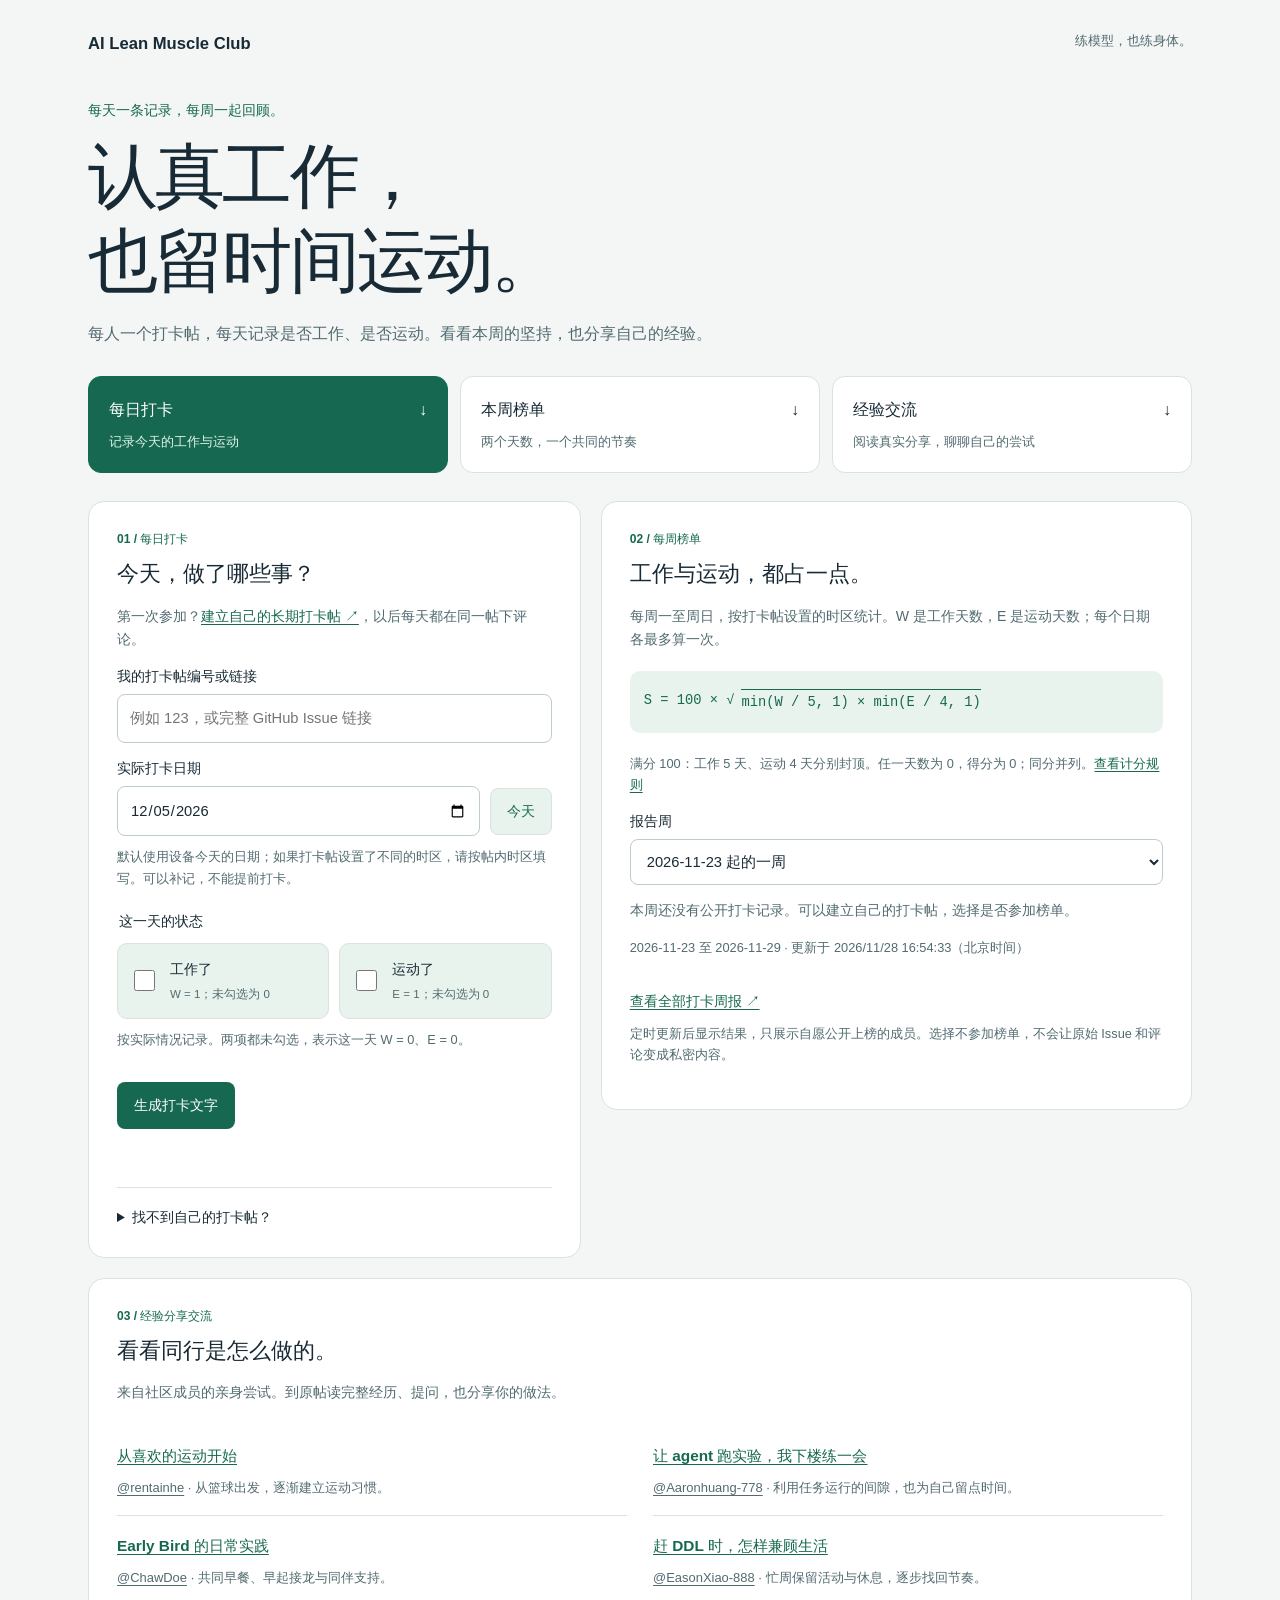
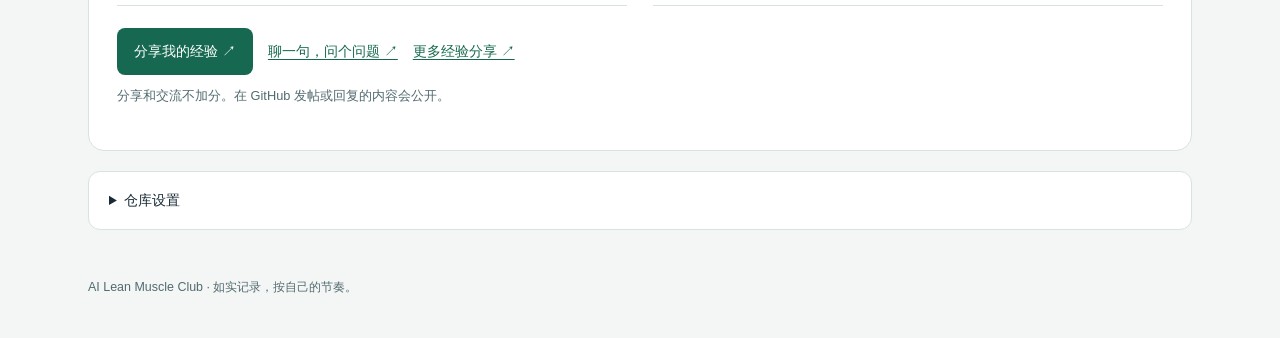
<file: tools/index.html>
<!doctype html>
<html lang="zh-CN">
<head>
  <meta charset="utf-8">
  <meta name="viewport" content="width=device-width, initial-scale=1">
  <meta name="color-scheme" content="light dark">
  <meta name="description" content="每天记录工作与运动，按周查看榜单，和 AI 科研同行交流真实经验。">
  <title>打卡与分享 · AI 薄肌俱乐部</title>
  <link rel="stylesheet" href="style.css">
  <script src="app.js" defer></script>
</head>
<body>
  <header class="wrap page-header">
    <a class="brand" href="https://github.com/Al-LeanMuscle-Club/AI-LeanMuscle-Club">AI Lean Muscle Club <span>练模型，也练身体。</span></a>
    <p class="eyebrow">每天一条记录，每周一起回顾。</p>
    <h1>认真工作，<br>也留时间运动。</h1>
    <p class="intro">每人一个打卡帖，每天记录是否工作、是否运动。看看本周的坚持，也分享自己的经验。</p>
    <nav class="entry-grid" aria-label="主要入口">
      <a class="entry" href="#log-heading"><strong>每日打卡 <span aria-hidden="true">↓</span></strong><span>记录今天的工作与运动</span></a>
      <a class="entry" href="#ranking-heading"><strong>本周榜单 <span aria-hidden="true">↓</span></strong><span>两个天数，一个共同的节奏</span></a>
      <a class="entry" href="#experiences-heading"><strong>经验交流 <span aria-hidden="true">↓</span></strong><span>阅读真实分享，聊聊自己的尝试</span></a>
    </nav>
  </header>

  <main class="wrap main-grid">
    <section class="card" aria-labelledby="log-heading">
      <p class="step">01 / 每日打卡</p>
      <h2 id="log-heading">今天，做了哪些事？</h2>
      <p>第一次参加？<a id="create-journal" href="https://github.com/Al-LeanMuscle-Club/AI-LeanMuscle-Club/issues/new?template=daily-checkin.yml" target="_blank" rel="noopener noreferrer">建立自己的长期打卡帖 ↗</a>，以后每天都在同一帖下评论。</p>
      <form id="log-form">
        <label for="log-issue">我的打卡帖编号或链接</label>
        <input id="log-issue" placeholder="例如 123，或完整 GitHub Issue 链接" required autocomplete="off">
        <label for="log-date">实际打卡日期</label>
        <div class="date-row"><input id="log-date" type="date" required><button id="log-today" class="secondary" type="button">今天</button></div>
        <p class="hint">默认使用设备今天的日期；如果打卡帖设置了不同的时区，请按帖内时区填写。可以补记，不能提前打卡。</p>
        <fieldset>
          <legend>这一天的状态</legend>
          <label class="check-option" for="log-work"><input id="log-work" type="checkbox"><span><strong>工作了</strong><small>W = 1；未勾选为 0</small></span></label>
          <label class="check-option" for="log-exercise"><input id="log-exercise" type="checkbox"><span><strong>运动了</strong><small>E = 1；未勾选为 0</small></span></label>
        </fieldset>
        <p class="hint">按实际情况记录。两项都未勾选，表示这一天 W = 0、E = 0。</p>
        <button type="submit">生成打卡文字</button>
      </form>
      <p id="log-message" class="message" role="status"></p>
      <div id="log-result" hidden>
        <label for="log-output">复制到自己的打卡帖评论区</label>
        <textarea id="log-output" rows="2" readonly></textarea>
        <div class="actions"><button id="copy-log" class="secondary" type="button">复制文字</button><a id="log-link" class="button-link" target="_blank" rel="noopener noreferrer">打开我的打卡帖 ↗</a></div>
        <p class="hint">检查后自行发布；生成和复制都不会发帖。同一天重复记录，只采用最新有效状态。</p>
      </div>
      <details class="find-journal">
        <summary id="history-heading">找不到自己的打卡帖？</summary>
        <form id="find-form"><label for="find-handle">GitHub 用户名</label><input id="find-handle" placeholder="例如 your-username" autocomplete="off" spellcheck="false" required><button type="submit" class="secondary">查找我的打卡帖</button></form>
        <p id="find-message" class="message" role="status"></p>
        <a id="find-link" class="action-link" target="_blank" rel="noopener noreferrer" hidden>到 GitHub 查看我的打卡帖 ↗</a>
      </details>
    </section>

    <section class="card" aria-labelledby="ranking-heading">
      <p class="step">02 / 每周榜单</p>
      <h2 id="ranking-heading">工作与运动，都占一点。</h2>
      <p>每周一至周日，按打卡帖设置的时区统计。W 是工作天数，E 是运动天数；每个日期各最多算一次。</p>
      <div class="formula" aria-label="S 等于 100 乘以 min(W 除以 5, 1) 与 min(E 除以 4, 1) 的乘积的平方根"><span>S = 100 × √</span><span class="radicand">min(W / 5, 1) × min(E / 4, 1)</span></div>
      <p class="hint">满分 100：工作 5 天、运动 4 天分别封顶。任一天数为 0，得分为 0；同分并列。<a href="https://github.com/Al-LeanMuscle-Club/AI-LeanMuscle-Club/blob/main/docs/SCORING.md">查看计分规则</a></p>
      <label for="filter-week">报告周</label><select id="filter-week" disabled><option value="">等待公开周报</option></select>
      <p id="report-message" class="message" role="status">正在读取公开周报…</p>
      <p id="report-snapshot" class="hint"></p>
      <div class="table-scroll"><table id="ranking-table" class="responsive-table" hidden><caption class="visually-hidden">每周公开打卡榜单</caption><thead><tr><th>名次</th><th>成员</th><th>工作天数</th><th>运动天数</th><th>得分 / 100</th><th>打卡帖</th></tr></thead><tbody id="ranking-body"></tbody></table></div>
      <div class="actions"><button id="retry-reports" type="button" class="secondary" hidden>重新读取周报</button><a class="action-link" href="https://github.com/Al-LeanMuscle-Club/AI-LeanMuscle-Club/tree/main/reports/daily">查看全部打卡周报 ↗</a></div>
      <p class="hint">定时更新后显示结果，只展示自愿公开上榜的成员。选择不参加榜单，不会让原始 Issue 和评论变成私密内容。</p>
    </section>

    <section class="card wide" aria-labelledby="experiences-heading">
      <p class="step">03 / 经验分享交流</p>
      <h2 id="experiences-heading">看看同行是怎么做的。</h2>
      <p>来自社区成员的亲身尝试。到原帖读完整经历、提问，也分享你的做法。</p>
      <ul class="stories">
        <li><a href="https://github.com/Al-LeanMuscle-Club/AI-LeanMuscle-Club/issues/35"><strong>从喜欢的运动开始</strong></a><span><a href="https://github.com/rentainhe">@rentainhe</a> · 从篮球出发，逐渐建立运动习惯。</span></li>
        <li><a href="https://github.com/Al-LeanMuscle-Club/AI-LeanMuscle-Club/issues/44"><strong>让 agent 跑实验，我下楼练一会</strong></a><span><a href="https://github.com/Aaronhuang-778">@Aaronhuang-778</a> · 利用任务运行的间隙，也为自己留点时间。</span></li>
        <li><a href="https://github.com/Al-LeanMuscle-Club/AI-LeanMuscle-Club/issues/42"><strong>Early Bird 的日常实践</strong></a><span><a href="https://github.com/ChawDoe">@ChawDoe</a> · 共同早餐、早起接龙与同伴支持。</span></li>
        <li><a href="https://github.com/Al-LeanMuscle-Club/AI-LeanMuscle-Club/issues/41"><strong>赶 DDL 时，怎样兼顾生活</strong></a><span><a href="https://github.com/EasonXiao-888">@EasonXiao-888</a> · 忙周保留活动与休息，逐步找回节奏。</span></li>
      </ul>
      <div class="actions"><a id="share-experience" class="button-link" href="https://github.com/Al-LeanMuscle-Club/AI-LeanMuscle-Club/issues/new?template=experience.yml" target="_blank" rel="noopener noreferrer">分享我的经验 ↗</a><a id="join-community" class="action-link" href="https://github.com/Al-LeanMuscle-Club/AI-LeanMuscle-Club/issues/new?template=community-chat.yml" target="_blank" rel="noopener noreferrer">聊一句，问个问题 ↗</a><a id="browse-experiences" class="action-link" href="https://github.com/Al-LeanMuscle-Club/AI-LeanMuscle-Club/issues" target="_blank" rel="noopener noreferrer">更多经验分享 ↗</a></div>
      <p class="hint">分享和交流不加分。在 GitHub 发帖或回复的内容会公开。</p>
    </section>

    <details class="settings wide"><summary>仓库设置</summary><label for="repository">GitHub 仓库</label><input id="repository" value="Al-LeanMuscle-Club/AI-LeanMuscle-Club" autocomplete="off" spellcheck="false"><p id="repository-message" class="message" role="status"></p><p class="hint">用于发帖和搜索链接。周榜来自当前站点的公开报告；上方精选文章来自 AI 薄肌俱乐部。</p></details>
  </main>
  <footer class="wrap"><p>AI Lean Muscle Club · 如实记录，按自己的节奏。</p></footer>
</body>
</html>
</file>
<file: tools/style.css>
:root{font-family:Inter,-apple-system,BlinkMacSystemFont,"Segoe UI","PingFang SC","Microsoft YaHei",sans-serif;color:#172a35;background:#f3f6f5;font-synthesis:none;line-height:1.65;--accent:#166950;--line:#d8e2df;--surface:#fff;--muted:#526b70;--soft:#e8f3ed;--error:#a62727;scroll-behavior:smooth}
*{box-sizing:border-box}body{margin:0}a{color:var(--accent);text-underline-offset:3px}a:hover{text-decoration-thickness:2px}.wrap{max-width:1160px;margin:0 auto;padding:0 28px}.page-header{padding-top:30px;padding-bottom:28px}.brand{display:flex;justify-content:space-between;gap:20px;color:inherit;text-decoration:none;font-size:1.04rem;font-weight:750}.brand span{font-size:.8rem;color:var(--muted)}.eyebrow{margin:42px 0 12px;color:var(--accent);font-size:.87rem;font-weight:650}h1{font-size:clamp(2.7rem,6vw,4.4rem);line-height:1.2;letter-spacing:-.04em;margin:0;font-weight:780}h2{font-size:1.35rem;margin:8px 0 12px;line-height:1.5;scroll-margin-top:24px}.intro{max-width:720px;color:var(--muted);margin:18px 0 24px}.entry-grid{display:grid;grid-template-columns:repeat(3,minmax(0,1fr));gap:12px;margin:28px 0 0}.entry{padding:20px;border:1px solid var(--line);border-radius:13px;background:var(--surface);color:inherit;text-decoration:none}.entry:hover{border-color:var(--accent)}.entry:first-child{background:var(--accent);color:#fff;border-color:var(--accent)}.entry strong{display:flex;justify-content:space-between;gap:10px}.entry>span{display:block;font-size:.8rem;margin-top:8px;color:var(--muted)}.entry:first-child>span{color:#e0f3e9}.main-grid{display:grid;grid-template-columns:minmax(0,1fr) minmax(0,1.2fr);gap:20px;align-items:start}.card{background:var(--surface);border:1px solid var(--line);border-radius:16px;padding:28px;min-width:0}.wide{grid-column:1/-1}.step{color:var(--accent)!important;font-size:.75rem!important;font-weight:700;margin:0}.card>p{color:var(--muted);font-size:.88rem}.hint{font-size:.8rem!important;color:var(--muted);margin:10px 0 16px}.actions{display:flex;align-items:center;gap:15px;flex-wrap:wrap;margin-top:16px}.actions button{margin-top:0}.button-link,button{font:inherit;font-size:.88rem;font-weight:650;background:var(--accent);color:#fff;border:1px solid transparent;border-radius:8px;padding:11px 16px;min-height:46px;cursor:pointer}.button-link{display:inline-flex;align-items:center;justify-content:center;text-decoration:none}.action-link{font-size:.87rem;font-weight:650}.secondary{background:var(--soft);color:var(--accent);border-color:var(--line)}button{margin-top:16px}button:hover{filter:brightness(.95)}button:disabled,select:disabled{opacity:.65;cursor:not-allowed}a[aria-disabled=true]{opacity:.6;cursor:not-allowed}.message{font-size:.84rem;color:var(--muted);min-height:1.4em;overflow-wrap:anywhere}.message.error{color:var(--error)}label{display:block;font-size:.85rem;font-weight:650;margin:15px 0 6px}input,select,textarea{display:block;width:100%;font:inherit;font-size:.92rem;padding:11px 12px;border:1px solid #bdcdc9;border-radius:8px;color:inherit;background:var(--surface);min-height:46px}textarea{resize:vertical;line-height:1.6}textarea[readonly]{font-family:ui-monospace,SFMono-Regular,Consolas,monospace;font-size:.87rem;background:var(--soft)}input:focus,textarea:focus,select:focus{outline:3px solid #16695030;outline-offset:1px;border-color:var(--accent)}button:focus-visible,a:focus-visible,summary:focus-visible{outline:3px solid #16695066;outline-offset:3px}.date-row{display:flex;align-items:center;gap:10px}.date-row input{min-width:0}.date-row button{margin:0;flex-shrink:0}fieldset{border:0;padding:0;margin:22px 0 0;display:grid;grid-template-columns:1fr 1fr;gap:10px}legend{font-size:.85rem;font-weight:650;margin-bottom:10px}.check-option{display:flex;align-items:center;gap:12px;border:1px solid var(--line);border-radius:10px;background:var(--soft);padding:14px 12px;margin:0;cursor:pointer;min-width:0}.check-option input{width:21px;height:21px;min-height:21px;padding:0;flex-shrink:0;accent-color:var(--accent)}.check-option span{min-width:0}.check-option strong{font-size:.9rem}.check-option small{display:block;font-size:.72rem;font-weight:400;color:var(--muted);margin-top:3px}.find-journal{border-top:1px solid var(--line);padding-top:18px;margin-top:24px}summary{cursor:pointer;font-weight:650;font-size:.87rem;scroll-margin-top:24px}.formula{display:flex;align-items:center;flex-wrap:wrap;gap:5px 7px;background:var(--soft);border-radius:10px;padding:18px 14px;margin:20px 0;font-family:ui-monospace,SFMono-Regular,Consolas,monospace;font-size:.86rem;color:var(--accent)}.radicand{border-top:1px solid var(--accent);padding-top:2px;white-space:nowrap}.table-scroll{overflow-x:auto}table{width:100%;border-collapse:collapse;font-size:.83rem;margin-top:12px}th,td{text-align:left;border-bottom:1px solid var(--line);padding:13px 7px;vertical-align:top;line-height:1.6}th{font-size:.72rem;color:var(--muted);white-space:nowrap}td{overflow-wrap:anywhere}td:first-child,td:nth-child(5){font-weight:700;color:var(--accent)}.stories{list-style:none;padding:0;margin:22px 0;display:grid;grid-template-columns:1fr 1fr;gap:0 26px}.stories li{border-bottom:1px solid var(--line);padding:17px 0;min-width:0}.stories li>a{font-size:.96rem}.stories span{display:block;color:var(--muted);font-size:.81rem;margin-top:7px}.stories span a{color:inherit}.settings{background:var(--surface);border:1px solid var(--line);border-radius:12px;padding:17px 20px;margin-bottom:12px}.settings input{max-width:600px}.settings p:last-child{margin-bottom:0}footer{font-size:.78rem;color:var(--muted);padding-top:22px!important;padding-bottom:28px!important}.visually-hidden{position:absolute!important;width:1px;height:1px;padding:0;margin:-1px;overflow:hidden;clip:rect(0,0,0,0);white-space:nowrap;border:0}[hidden]{display:none!important}
@media(max-width:900px){.main-grid{grid-template-columns:minmax(0,1fr)}.card{padding:25px}.entry{padding:17px 14px}.entry>span{font-size:.74rem}}
@media(max-width:600px){.wrap{padding:0 16px}.page-header{padding-top:24px;padding-bottom:20px}.brand{flex-direction:column;gap:3px}.brand span{font-size:.74rem}.eyebrow{margin-top:30px}h1{font-size:2.65rem}.intro{font-size:.92rem}.entry-grid{grid-template-columns:1fr;gap:8px;margin-top:22px}.entry{padding:14px 16px}.entry>span{margin-top:3px}.main-grid{gap:15px}.card{padding:22px 17px;border-radius:13px}.stories{grid-template-columns:1fr;margin-top:12px}.formula{font-size:.76rem;padding:15px 10px}.check-option{padding:13px 10px;gap:9px}.check-option small{font-size:.67rem}input,select,textarea{font-size:16px}#log-form>button{width:100%}.actions{gap:12px}#log-result .actions>*{flex:1;text-align:center}.responsive-table{margin-top:0}.responsive-table thead{position:absolute;width:1px;height:1px;overflow:hidden;clip:rect(0,0,0,0)}.responsive-table tbody{display:grid;gap:12px;padding:3px 0}.responsive-table tr{display:grid;grid-template-columns:1fr 1fr;border:1px solid var(--line);border-radius:11px;padding:10px 5px}.responsive-table td{display:block;border:0;padding:8px 10px;min-width:0}.responsive-table td::before{content:attr(data-label);display:block;color:var(--muted);font-size:.69rem;margin-bottom:4px}.settings{padding:15px 17px}}
@media(prefers-color-scheme:dark){:root{color:#e7f0ed;background:#111c1b;--line:#344b46;--surface:#1c2a28;--muted:#b0c7c1;--soft:#253b32;--accent:#8cd5af;--error:#ffaaaa}.entry:first-child,.button-link,button{color:#102b20}.entry:first-child>span{color:#173e2e}.secondary{color:var(--accent)}input,select,textarea{border-color:#526b62}input:focus,textarea:focus,select:focus{outline-color:#8cd5af45}}
@media(prefers-reduced-motion:reduce){:root{scroll-behavior:auto}}
</file>
